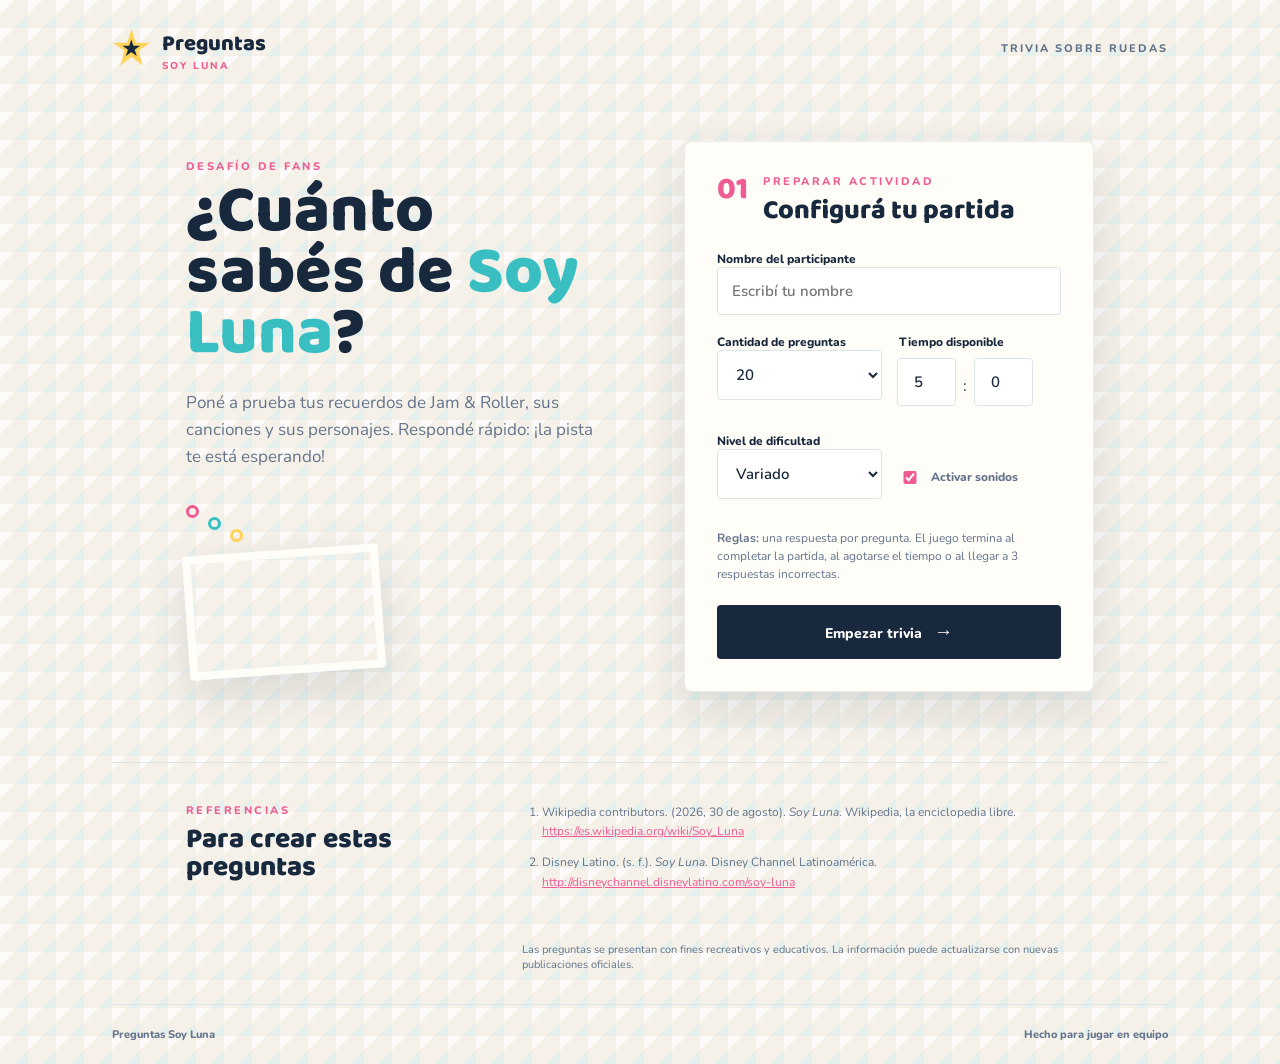
<file: index.html>
<!doctype html>
<html lang="es">
<head>
  <meta charset="utf-8">
  <meta name="viewport" content="width=device-width, initial-scale=1">
  <meta name="description" content="Trivia de Soy Luna: preguntas, patines y desafíos contra el tiempo.">
  <title>Preguntas Soy Luna | Trivia</title>
  <link rel="preconnect" href="https://fonts.googleapis.com">
  <link rel="preconnect" href="https://fonts.gstatic.com" crossorigin>
  <link href="https://fonts.googleapis.com/css2?family=Baloo+2:wght@600;700;800&family=Nunito:wght@400;600;700;800&display=swap" rel="stylesheet">
  <link rel="stylesheet" href="styles.css">
  <style>
    .intro-copy:after{content:'';display:block;width:180px;height:108px;margin-top:32px;background:url('https://images.unsplash.com/photo-1552674605-db6ffd4facb5?auto=format&fit=crop&w=500&q=80') center/cover;border:8px solid var(--paper);box-shadow:var(--shadow);transform:rotate(-4deg);border-radius:3px}
    .extra-settings{align-items:end}.sound-toggle{display:flex!important;align-items:center;gap:9px;height:44px;color:var(--muted);cursor:pointer}.sound-toggle input{width:18px!important;accent-color:var(--pink)}
    .ranking{max-width:480px;margin:48px auto 0;text-align:left;border-top:1px solid var(--line);padding-top:25px}.ranking h2{font:800 28px/1 'Baloo 2',sans-serif;margin:0 0 15px}.ranking ol{margin:0;padding-left:25px;color:var(--muted);font-size:14px;line-height:2}.ranking li::marker{color:var(--pink);font-weight:800}.ranking li strong{color:var(--ink)}
  </style>
</head>
<body>
  <main class="site-shell">
    <header class="topbar">
      <a class="brand" href="#inicio" aria-label="Preguntas Soy Luna, inicio">
        <span class="brand-star">★</span>
        <span><strong>Preguntas</strong><small>SOY LUNA</small></span>
      </a>
      <div class="topbar-note">TRIVIA SOBRE RUEDAS</div>
    </header>

    <section class="screen setup-screen is-active" id="inicio" aria-labelledby="setup-title">
      <div class="intro-copy">
        <p class="eyebrow">DESAFÍO DE FANS</p>
        <h1 id="setup-title">¿Cuánto sabés de <em>Soy Luna</em>?</h1>
        <p class="intro-text">Poné a prueba tus recuerdos de Jam & Roller, sus canciones y sus personajes. Respondé rápido: ¡la pista te está esperando!</p>
        <div class="track-mark" aria-hidden="true"><span></span><span></span><span></span></div>
      </div>

      <form class="setup-panel" id="setup-form">
        <div class="panel-heading"><span class="panel-number">01</span><div><p class="eyebrow">PREPARAR ACTIVIDAD</p><h2>Configurá tu partida</h2></div></div>
        <label for="player-name">Nombre del participante<input id="player-name" name="playerName" type="text" maxlength="24" placeholder="Escribí tu nombre" autocomplete="name" required></label>
        <div class="form-grid">
          <label for="question-count">Cantidad de preguntas<select id="question-count" name="questionCount"><option value="5">5</option><option value="10">10</option><option value="15">15</option><option value="20" selected>20</option><option value="30">30</option></select></label>
          <fieldset><legend>Tiempo disponible</legend><div class="time-fields"><label for="minutes"><span class="sr-only">Minutos</span><input id="minutes" type="number" min="0" max="59" value="5" aria-label="Minutos"></label><span>:</span><label for="seconds"><span class="sr-only">Segundos</span><input id="seconds" type="number" min="0" max="59" value="0" aria-label="Segundos"></label></div></fieldset>
        </div>
        <div class="form-grid extra-settings"><label for="difficulty">Nivel de dificultad<select id="difficulty"><option value="mixed" selected>Variado</option><option value="easy">Inicial</option><option value="hard">Experto</option></select></label><label class="sound-toggle" for="sound-enabled"><input id="sound-enabled" type="checkbox" checked><span>Activar sonidos</span></label></div>
        <p class="rules"><strong>Reglas:</strong> una respuesta por pregunta. El juego termina al completar la partida, al agotarse el tiempo o al llegar a 3 respuestas incorrectas.</p>
        <button class="primary-button" type="submit">Empezar trivia <span aria-hidden="true">→</span></button>
      </form>
    </section>

    <section class="screen game-screen" id="game" aria-labelledby="question-title" hidden>
      <div class="game-meta"><div><p class="eyebrow">PARTIDA DE <span id="player-label"></span></p><p class="progress-label">Pregunta <strong id="question-number">1</strong> de <strong id="question-total">20</strong></p></div><div class="timer" id="timer" aria-live="polite"><span aria-hidden="true">◷</span> <strong>05:00</strong></div></div>
      <div class="progress-track"><span id="progress-bar"></span></div>
      <div class="question-card"><span class="question-tag" id="category-label">JAM & ROLLER</span><h1 id="question-title">Pregunta</h1><div class="answers" id="answers"></div><div class="feedback" id="feedback" role="status" aria-live="polite"></div></div>
      <div class="mistakes"><span>RESPUESTAS INCORRECTAS</span><div id="mistake-dots" aria-label="0 de 3 errores"></div></div>
    </section>

    <section class="screen result-screen" id="results" aria-labelledby="result-title" hidden>
      <p class="eyebrow">PARTIDA TERMINADA</p><h1 id="result-title">¡Buen rodaje, <span id="result-name"></span>!</h1><p class="result-message" id="result-message"></p>
      <div class="stats-grid"><div class="stat"><span>Tiempo utilizado</span><strong id="stat-time">00:00</strong></div><div class="stat"><span>Correctas</span><strong id="stat-correct">0</strong></div><div class="stat"><span>Incorrectas</span><strong id="stat-incorrect">0</strong></div><div class="stat highlight"><span>Tasa de correctas</span><strong id="stat-rate">0%</strong></div></div>
      <div class="result-actions"><button class="primary-button" id="play-again" type="button">Jugar otra vez <span aria-hidden="true">↻</span></button><button class="text-button" id="back-to-setup" type="button">Cambiar configuración</button></div>
      <div class="ranking"><p class="eyebrow">RANKING EN ESTE NAVEGADOR</p><h2>Las mejores vueltas</h2><ol id="ranking-list"><li>Todavía no hay partidas registradas.</li></ol></div>
    </section>

    <section class="references" id="referencias"><div><p class="eyebrow">REFERENCIAS</p><h2>Para crear estas preguntas</h2></div><ol><li>Wikipedia contributors. (2026, 30 de agosto). <em>Soy Luna</em>. Wikipedia, la enciclopedia libre. <a href="https://es.wikipedia.org/wiki/Soy_Luna" target="_blank" rel="noopener">https://es.wikipedia.org/wiki/Soy_Luna</a></li><li>Disney Latino. (s. f.). <em>Soy Luna</em>. Disney Channel Latinoamérica. <a href="http://disneychannel.disneylatino.com/soy-luna" target="_blank" rel="noopener">http://disneychannel.disneylatino.com/soy-luna</a></li></ol><p class="source-note">Las preguntas se presentan con fines recreativos y educativos. La información puede actualizarse con nuevas publicaciones oficiales.</p></section>
    <footer><span>Preguntas Soy Luna</span><span>Hecho para jugar en equipo</span></footer>
  </main>
  <script src="script.js"></script>
</body>
</html>
</file>
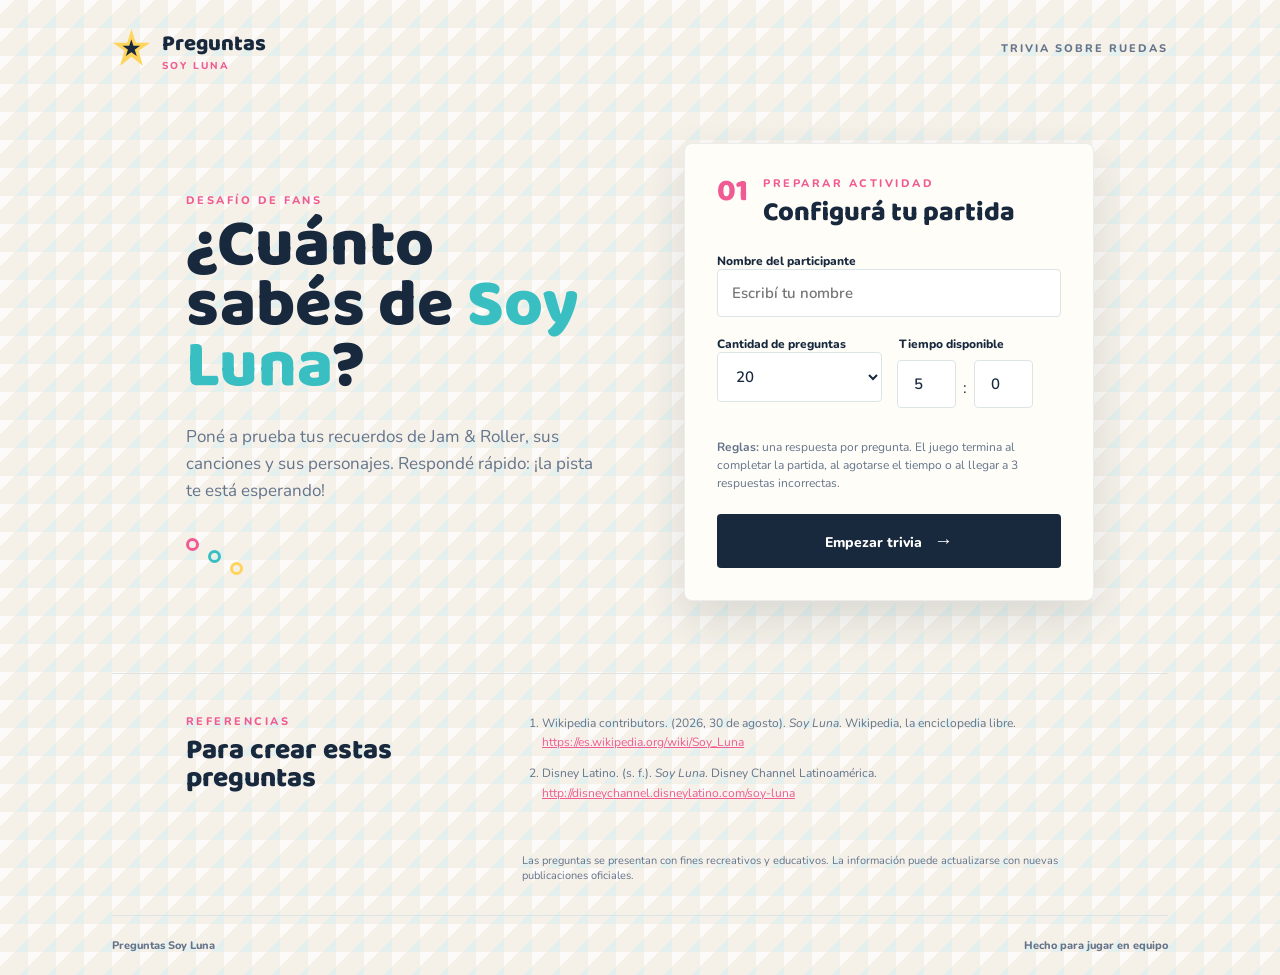
<file: v1/index.html>
<!doctype html>
<html lang="es">
<head>
  <meta charset="utf-8">
  <meta name="viewport" content="width=device-width, initial-scale=1">
  <meta name="description" content="Trivia de Soy Luna: preguntas, patines y desafíos contra el tiempo.">
  <title>Preguntas Soy Luna | Trivia</title>
  <link rel="preconnect" href="https://fonts.googleapis.com">
  <link rel="preconnect" href="https://fonts.gstatic.com" crossorigin>
  <link href="https://fonts.googleapis.com/css2?family=Baloo+2:wght@600;700;800&family=Nunito:wght@400;600;700;800&display=swap" rel="stylesheet">
  <link rel="stylesheet" href="styles.css">
</head>
<body>
  <main class="site-shell">
    <header class="topbar">
      <a class="brand" href="#inicio" aria-label="Preguntas Soy Luna, inicio">
        <span class="brand-star">★</span>
        <span><strong>Preguntas</strong><small>SOY LUNA</small></span>
      </a>
      <div class="topbar-note">TRIVIA SOBRE RUEDAS</div>
    </header>

    <section class="screen setup-screen is-active" id="inicio" aria-labelledby="setup-title">
      <div class="intro-copy">
        <p class="eyebrow">DESAFÍO DE FANS</p>
        <h1 id="setup-title">¿Cuánto sabés de <em>Soy Luna</em>?</h1>
        <p class="intro-text">Poné a prueba tus recuerdos de Jam & Roller, sus canciones y sus personajes. Respondé rápido: ¡la pista te está esperando!</p>
        <div class="track-mark" aria-hidden="true"><span></span><span></span><span></span></div>
      </div>

      <form class="setup-panel" id="setup-form">
        <div class="panel-heading"><span class="panel-number">01</span><div><p class="eyebrow">PREPARAR ACTIVIDAD</p><h2>Configurá tu partida</h2></div></div>
        <label for="player-name">Nombre del participante<input id="player-name" name="playerName" type="text" maxlength="24" placeholder="Escribí tu nombre" autocomplete="name" required></label>
        <div class="form-grid">
          <label for="question-count">Cantidad de preguntas<select id="question-count" name="questionCount"><option value="5">5</option><option value="10">10</option><option value="15">15</option><option value="20" selected>20</option></select></label>
          <fieldset><legend>Tiempo disponible</legend><div class="time-fields"><label for="minutes"><span class="sr-only">Minutos</span><input id="minutes" type="number" min="0" max="59" value="5" aria-label="Minutos"></label><span>:</span><label for="seconds"><span class="sr-only">Segundos</span><input id="seconds" type="number" min="0" max="59" value="0" aria-label="Segundos"></label></div></fieldset>
        </div>
        <p class="rules"><strong>Reglas:</strong> una respuesta por pregunta. El juego termina al completar la partida, al agotarse el tiempo o al llegar a 3 respuestas incorrectas.</p>
        <button class="primary-button" type="submit">Empezar trivia <span aria-hidden="true">→</span></button>
      </form>
    </section>

    <section class="screen game-screen" id="game" aria-labelledby="question-title" hidden>
      <div class="game-meta"><div><p class="eyebrow">PARTIDA DE <span id="player-label"></span></p><p class="progress-label">Pregunta <strong id="question-number">1</strong> de <strong id="question-total">20</strong></p></div><div class="timer" id="timer" aria-live="polite"><span aria-hidden="true">◷</span> <strong>05:00</strong></div></div>
      <div class="progress-track"><span id="progress-bar"></span></div>
      <div class="question-card"><span class="question-tag" id="category-label">JAM & ROLLER</span><h1 id="question-title">Pregunta</h1><div class="answers" id="answers"></div><div class="feedback" id="feedback" role="status" aria-live="polite"></div></div>
      <div class="mistakes"><span>RESPUESTAS INCORRECTAS</span><div id="mistake-dots" aria-label="0 de 3 errores"></div></div>
    </section>

    <section class="screen result-screen" id="results" aria-labelledby="result-title" hidden>
      <p class="eyebrow">PARTIDA TERMINADA</p><h1 id="result-title">¡Buen rodaje, <span id="result-name"></span>!</h1><p class="result-message" id="result-message"></p>
      <div class="stats-grid"><div class="stat"><span>Tiempo utilizado</span><strong id="stat-time">00:00</strong></div><div class="stat"><span>Correctas</span><strong id="stat-correct">0</strong></div><div class="stat"><span>Incorrectas</span><strong id="stat-incorrect">0</strong></div><div class="stat highlight"><span>Tasa de correctas</span><strong id="stat-rate">0%</strong></div></div>
      <div class="result-actions"><button class="primary-button" id="play-again" type="button">Jugar otra vez <span aria-hidden="true">↻</span></button><button class="text-button" id="back-to-setup" type="button">Cambiar configuración</button></div>
    </section>

    <section class="references" id="referencias"><div><p class="eyebrow">REFERENCIAS</p><h2>Para crear estas preguntas</h2></div><ol><li>Wikipedia contributors. (2026, 30 de agosto). <em>Soy Luna</em>. Wikipedia, la enciclopedia libre. <a href="https://es.wikipedia.org/wiki/Soy_Luna" target="_blank" rel="noopener">https://es.wikipedia.org/wiki/Soy_Luna</a></li><li>Disney Latino. (s. f.). <em>Soy Luna</em>. Disney Channel Latinoamérica. <a href="http://disneychannel.disneylatino.com/soy-luna" target="_blank" rel="noopener">http://disneychannel.disneylatino.com/soy-luna</a></li></ol><p class="source-note">Las preguntas se presentan con fines recreativos y educativos. La información puede actualizarse con nuevas publicaciones oficiales.</p></section>
    <footer><span>Preguntas Soy Luna</span><span>Hecho para jugar en equipo</span></footer>
  </main>
  <script src="script.js"></script>
</body>
</html>
</file>
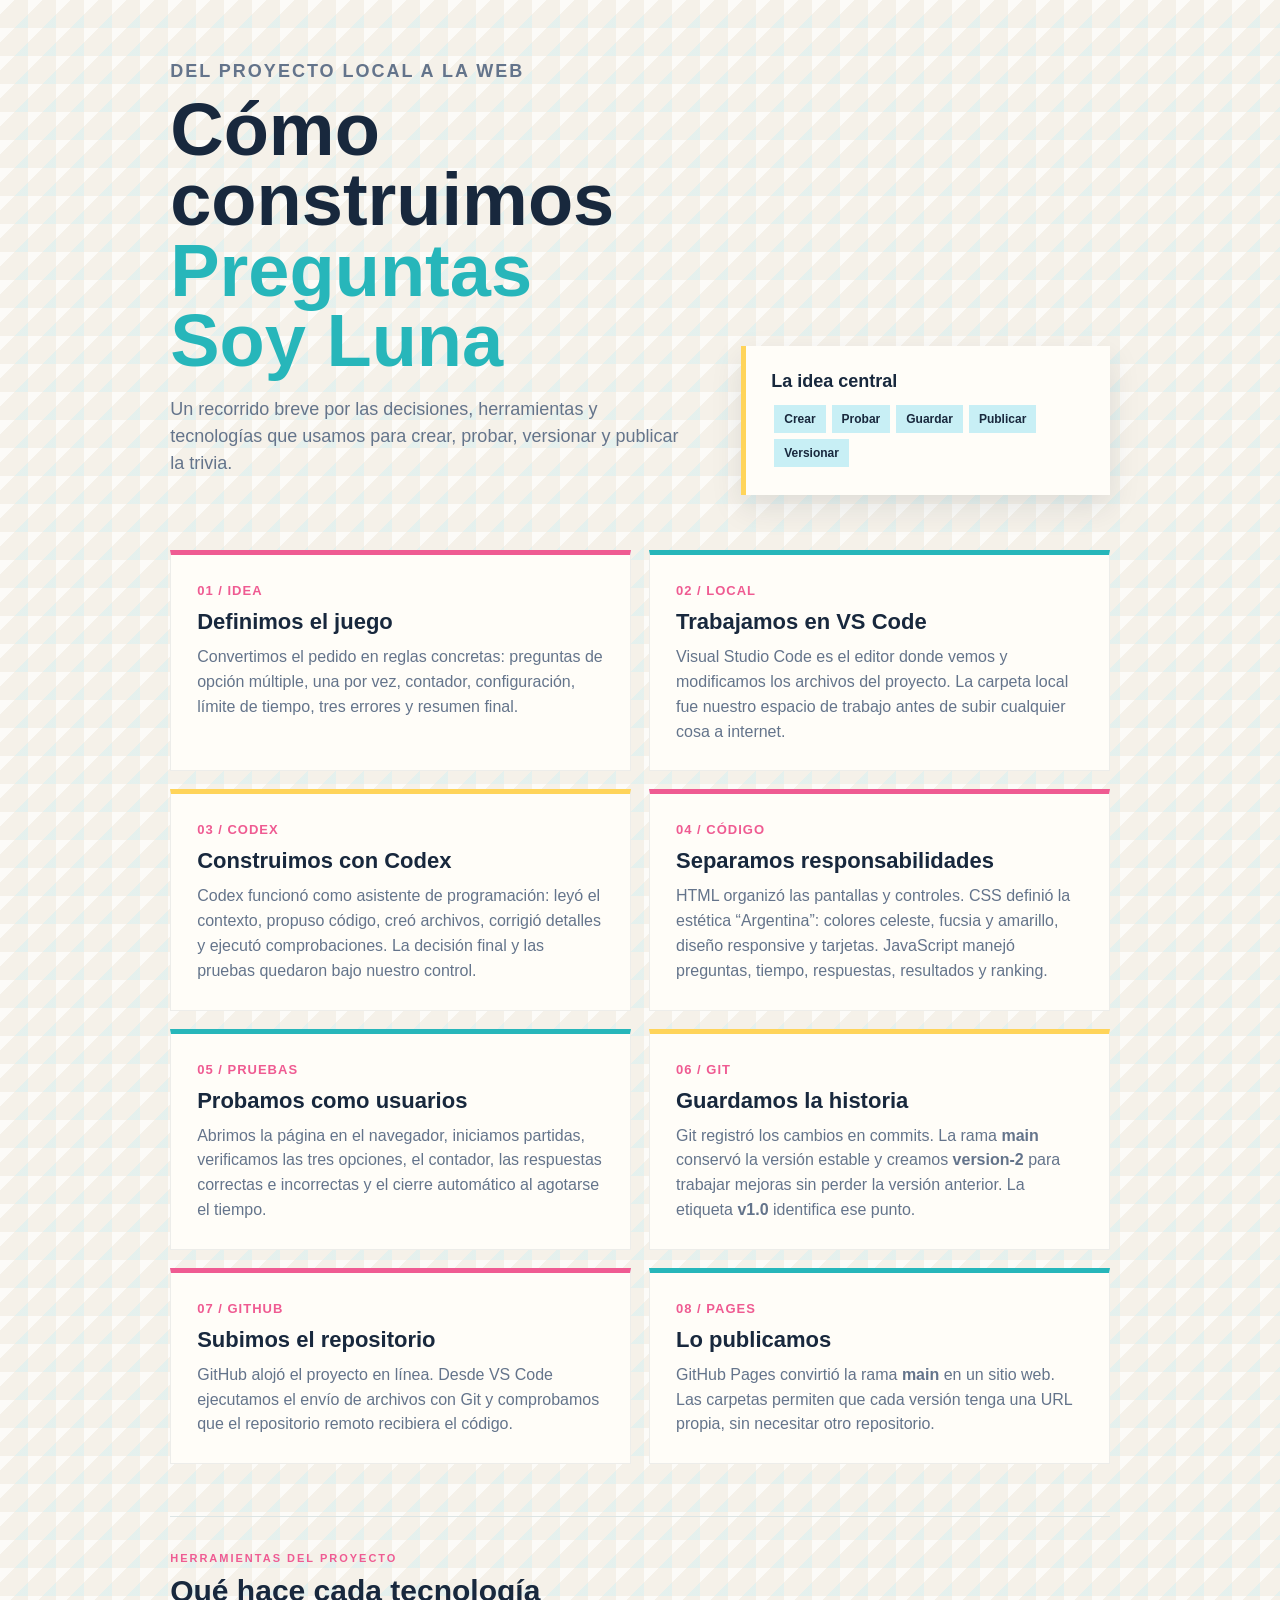
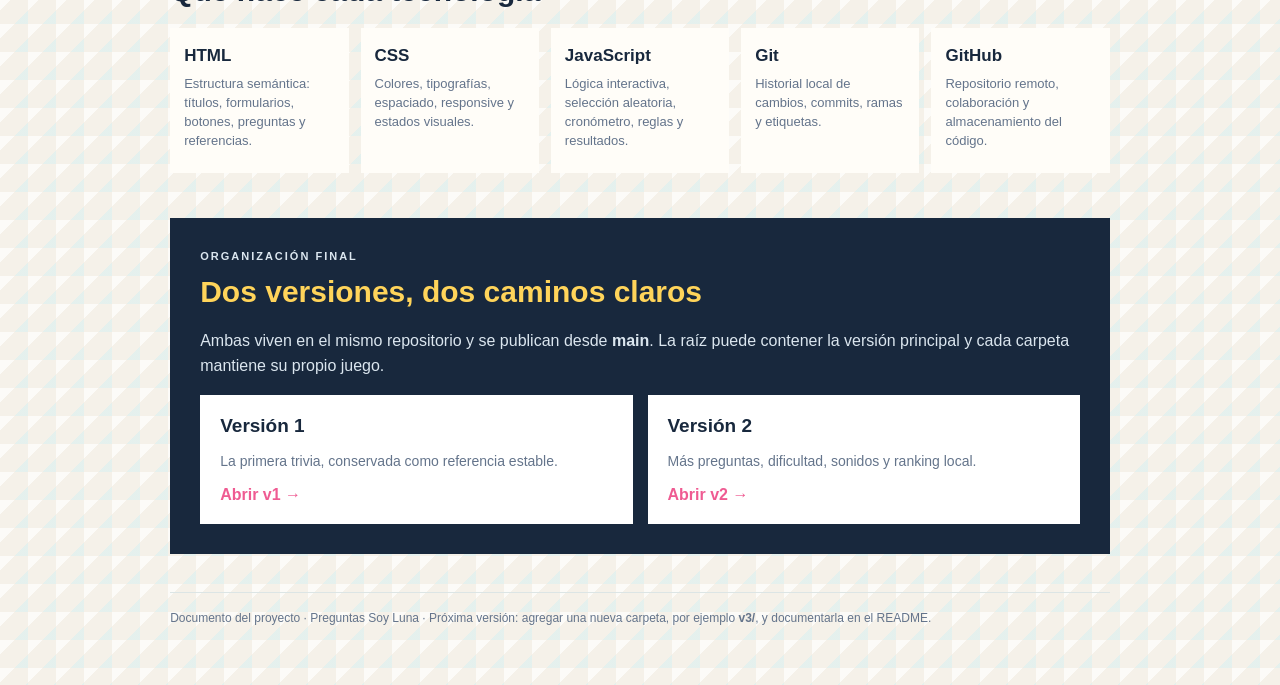
<file: proceso.html>
<!doctype html>
<html lang="es">
<head>
  <meta charset="utf-8">
  <meta name="viewport" content="width=device-width, initial-scale=1">
  <title>Cómo construimos Preguntas Soy Luna</title>
  <style>
    :root{--ink:#18283d;--muted:#64748b;--paper:#fffdf8;--sky:#c8eff5;--aqua:#27b6ba;--pink:#ef5b92;--yellow:#ffd45a;--line:#dce5e5}*{box-sizing:border-box}body{margin:0;color:var(--ink);font-family:Arial,sans-serif;background:#f5f1e9;background-image:linear-gradient(135deg,rgba(255,255,255,.7) 25%,transparent 25%),linear-gradient(315deg,rgba(200,239,245,.35) 25%,transparent 25%);background-size:28px 28px}.page{max-width:1100px;margin:auto;padding:38px 28px 60px}.kicker{color:var(--pink);font-size:11px;font-weight:800;letter-spacing:2px;margin:0 0 10px}.hero{display:grid;grid-template-columns:1.4fr 1fr;gap:55px;align-items:end;padding:20px 5% 55px}.hero h1{font-size:clamp(38px,6vw,74px);line-height:.95;margin:0 0 20px;max-width:700px}.hero h1 em{color:var(--aqua);font-style:normal}.hero p{color:var(--muted);font-size:18px;line-height:1.5;max-width:570px}.legend{background:var(--paper);padding:25px;border-left:5px solid var(--yellow);box-shadow:0 12px 30px #18283d1a}.legend strong{display:block;font-size:18px;margin-bottom:10px}.legend span{display:inline-block;padding:7px 10px;margin:3px;background:var(--sky);font-size:12px;font-weight:700}.steps{display:grid;grid-template-columns:repeat(2,1fr);gap:18px;margin:0 5%}.step{background:var(--paper);border:1px solid #18283d12;padding:26px;min-height:190px;position:relative}.step:nth-child(3n){border-top:5px solid var(--yellow)}.step:nth-child(3n+1){border-top:5px solid var(--pink)}.step:nth-child(3n+2){border-top:5px solid var(--aqua)}.number{font-size:13px;font-weight:800;color:var(--pink);letter-spacing:1px}.step h2{font-size:22px;margin:10px 0}.step p{color:var(--muted);line-height:1.55;margin:0}.tech{border-top:1px solid var(--line);margin:52px 5% 0;padding-top:35px}.tech h2,.versions h2{font-size:30px;margin:0 0 20px}.tech-grid{display:grid;grid-template-columns:repeat(5,1fr);gap:12px}.tech-card{background:var(--paper);padding:18px 14px;min-height:145px}.tech-card b{display:block;font-size:17px;margin-bottom:9px}.tech-card p{color:var(--muted);font-size:13px;line-height:1.45;margin:0}.versions{margin:45px 5% 0;padding:30px;background:var(--ink);color:#fff}.versions h2{color:var(--yellow)}.versions p{color:#dbe6ef;line-height:1.55}.version-row{display:grid;grid-template-columns:1fr 1fr;gap:15px}.version{background:#fff;color:var(--ink);padding:20px}.version b{font-size:19px}.version p{color:var(--muted);font-size:14px}.version a{color:var(--pink);font-weight:800;text-decoration:none}.footer{border-top:1px solid var(--line);margin:38px 5% 0;padding-top:18px;color:var(--muted);font-size:12px}@media(max-width:720px){.hero,.steps,.version-row{display:block}.hero{padding-inline:0}.hero p{font-size:16px}.legend{margin-top:25px}.step{margin-bottom:16px}.tech-grid{grid-template-columns:repeat(2,1fr)}.tech-card:last-child{grid-column:span 2}.steps,.tech,.versions,.footer{margin-inline:0}}
  </style>
</head>
<body>
  <main class="page">
    <header class="hero"><div><p class="kicker">DEL PROYECTO LOCAL A LA WEB</p><h1>Cómo construimos <em>Preguntas Soy Luna</em></h1><p>Un recorrido breve por las decisiones, herramientas y tecnologías que usamos para crear, probar, versionar y publicar la trivia.</p></div><aside class="legend"><strong>La idea central</strong><span>Crear</span><span>Probar</span><span>Guardar</span><span>Publicar</span><span>Versionar</span></aside></header>
    <section class="steps" aria-label="Etapas del proceso">
      <article class="step"><span class="number">01 / IDEA</span><h2>Definimos el juego</h2><p>Convertimos el pedido en reglas concretas: preguntas de opción múltiple, una por vez, contador, configuración, límite de tiempo, tres errores y resumen final.</p></article>
      <article class="step"><span class="number">02 / LOCAL</span><h2>Trabajamos en VS Code</h2><p>Visual Studio Code es el editor donde vemos y modificamos los archivos del proyecto. La carpeta local fue nuestro espacio de trabajo antes de subir cualquier cosa a internet.</p></article>
      <article class="step"><span class="number">03 / CODEX</span><h2>Construimos con Codex</h2><p>Codex funcionó como asistente de programación: leyó el contexto, propuso código, creó archivos, corrigió detalles y ejecutó comprobaciones. La decisión final y las pruebas quedaron bajo nuestro control.</p></article>
      <article class="step"><span class="number">04 / CÓDIGO</span><h2>Separamos responsabilidades</h2><p>HTML organizó las pantallas y controles. CSS definió la estética “Argentina”: colores celeste, fucsia y amarillo, diseño responsive y tarjetas. JavaScript manejó preguntas, tiempo, respuestas, resultados y ranking.</p></article>
      <article class="step"><span class="number">05 / PRUEBAS</span><h2>Probamos como usuarios</h2><p>Abrimos la página en el navegador, iniciamos partidas, verificamos las tres opciones, el contador, las respuestas correctas e incorrectas y el cierre automático al agotarse el tiempo.</p></article>
      <article class="step"><span class="number">06 / GIT</span><h2>Guardamos la historia</h2><p>Git registró los cambios en commits. La rama <b>main</b> conservó la versión estable y creamos <b>version-2</b> para trabajar mejoras sin perder la versión anterior. La etiqueta <b>v1.0</b> identifica ese punto.</p></article>
      <article class="step"><span class="number">07 / GITHUB</span><h2>Subimos el repositorio</h2><p>GitHub alojó el proyecto en línea. Desde VS Code ejecutamos el envío de archivos con Git y comprobamos que el repositorio remoto recibiera el código.</p></article>
      <article class="step"><span class="number">08 / PAGES</span><h2>Lo publicamos</h2><p>GitHub Pages convirtió la rama <b>main</b> en un sitio web. Las carpetas permiten que cada versión tenga una URL propia, sin necesitar otro repositorio.</p></article>
    </section>
    <section class="tech"><p class="kicker">HERRAMIENTAS DEL PROYECTO</p><h2>Qué hace cada tecnología</h2><div class="tech-grid"><div class="tech-card"><b>HTML</b><p>Estructura semántica: títulos, formularios, botones, preguntas y referencias.</p></div><div class="tech-card"><b>CSS</b><p>Colores, tipografías, espaciado, responsive y estados visuales.</p></div><div class="tech-card"><b>JavaScript</b><p>Lógica interactiva, selección aleatoria, cronómetro, reglas y resultados.</p></div><div class="tech-card"><b>Git</b><p>Historial local de cambios, commits, ramas y etiquetas.</p></div><div class="tech-card"><b>GitHub</b><p>Repositorio remoto, colaboración y almacenamiento del código.</p></div></div></section>
    <section class="versions"><p class="kicker">ORGANIZACIÓN FINAL</p><h2>Dos versiones, dos caminos claros</h2><p>Ambas viven en el mismo repositorio y se publican desde <b>main</b>. La raíz puede contener la versión principal y cada carpeta mantiene su propio juego.</p><div class="version-row"><div class="version"><b>Versión 1</b><p>La primera trivia, conservada como referencia estable.</p><a href="https://profesorbombina.github.io/Preguntas-Soy-Luna/v1/">Abrir v1 →</a></div><div class="version"><b>Versión 2</b><p>Más preguntas, dificultad, sonidos y ranking local.</p><a href="https://profesorbombina.github.io/Preguntas-Soy-Luna/v2/">Abrir v2 →</a></div></div></section>
    <p class="footer">Documento del proyecto · Preguntas Soy Luna · Próxima versión: agregar una nueva carpeta, por ejemplo <b>v3/</b>, y documentarla en el README.</p>
  </main>
</body>
</html>
</file>
<file: styles.css>
:root{--ink:#18283d;--muted:#64748b;--paper:#fffdf8;--sky:#c8eff5;--aqua:#39bfc2;--pink:#ef5b92;--yellow:#ffd45a;--line:#dce5e5;--success:#149b72;--danger:#dc4f62;--shadow:0 18px 45px rgba(24,40,61,.12)}*{box-sizing:border-box}html{scroll-behavior:smooth}body{margin:0;color:var(--ink);font-family:'Nunito',sans-serif;background:#f5f1e9;background-image:linear-gradient(135deg,rgba(255,255,255,.75) 25%,transparent 25%),linear-gradient(315deg,rgba(200,239,245,.38) 25%,transparent 25%);background-size:28px 28px;min-height:100vh}.site-shell{max-width:1120px;margin:auto;padding:26px 32px 0}.topbar{display:flex;align-items:center;justify-content:space-between;margin-bottom:42px}.brand{display:flex;align-items:center;gap:11px;color:var(--ink);text-decoration:none}.brand-star{display:grid;place-items:center;width:39px;height:39px;color:var(--ink);font-size:23px;background:var(--yellow);clip-path:polygon(50% 0,61% 35%,98% 35%,68% 56%,79% 94%,50% 71%,21% 94%,32% 56%,2% 35%,39% 35%)}.brand strong,.brand small{display:block;line-height:.9}.brand strong{font:800 22px 'Baloo 2',sans-serif}.brand small{letter-spacing:2px;font-size:10px;font-weight:800;color:var(--pink)}.topbar-note{font-size:11px;font-weight:800;letter-spacing:2px;color:var(--muted)}.screen{min-height:560px}.setup-screen{display:grid;grid-template-columns:1fr 1fr;gap:88px;align-items:center;padding:28px 7% 70px}.intro-copy{position:relative}.eyebrow{margin:0 0 8px;color:var(--pink);font-size:11px;font-weight:800;letter-spacing:2.5px}.intro-copy h1,.result-screen h1{font:800 clamp(42px,5.2vw,70px)/.91 'Baloo 2',sans-serif;letter-spacing:0;margin:0 0 25px;max-width:510px}.intro-copy h1 em{color:var(--aqua);font-style:normal}.intro-text{font-size:17px;line-height:1.6;color:var(--muted);max-width:420px;margin:0}.track-mark{display:flex;gap:9px;margin-top:34px}.track-mark span{width:13px;height:13px;border:3px solid var(--pink);border-radius:50%}.track-mark span:nth-child(2){border-color:var(--aqua);transform:translateY(12px)}.track-mark span:nth-child(3){border-color:var(--yellow);transform:translateY(24px)}.setup-panel{background:var(--paper);padding:32px;border:1px solid rgba(24,40,61,.08);box-shadow:var(--shadow);border-radius:8px}.panel-heading{display:flex;gap:15px;align-items:flex-start;margin-bottom:27px}.panel-number{color:var(--pink);font:800 31px/1 'Baloo 2',sans-serif}.panel-heading h2{font:800 27px/1 'Baloo 2',sans-serif;margin:0}.setup-panel label,.setup-panel legend{display:block;font-size:12px;font-weight:800;margin-bottom:8px}.setup-panel input,.setup-panel select{width:100%;border:1px solid var(--line);background:#fff;padding:13px 14px;border-radius:4px;color:var(--ink);font:600 15px 'Nunito',sans-serif;outline-color:var(--aqua)}.form-grid{display:grid;grid-template-columns:1fr 1fr;gap:15px;margin-top:19px}.setup-panel fieldset{border:0;padding:0;margin:0}.time-fields{display:flex;align-items:center;gap:7px}.time-fields input{text-align:center;padding-inline:4px}.rules{font-size:12px;line-height:1.5;color:var(--muted);margin:22px 0}.primary-button{border:0;border-radius:4px;background:var(--ink);color:#fff;padding:14px 20px;font:800 14px 'Nunito',sans-serif;cursor:pointer;transition:transform .2s,background .2s;width:100%}.primary-button:hover{background:var(--pink);transform:translateY(-2px)}.primary-button span{font-size:19px;margin-left:8px}.game-screen{max-width:780px;margin:0 auto;padding:10px 0 70px}.game-meta{display:flex;justify-content:space-between;align-items:end;margin-bottom:15px}.progress-label{font:700 21px 'Baloo 2',sans-serif;margin:0}.progress-label strong{color:var(--pink)}.timer{display:flex;align-items:center;gap:6px;color:var(--pink);font:800 24px 'Baloo 2',sans-serif}.timer span{font-size:29px}.timer.warning{color:var(--danger);animation:pulse 1s infinite}.progress-track{height:7px;background:#e0e9e7;border-radius:99px;overflow:hidden;margin-bottom:17px}.progress-track span{height:100%;display:block;width:5%;background:var(--aqua);transition:width .35s}.question-card{background:var(--paper);padding:42px 52px 35px;border-top:5px solid var(--aqua);box-shadow:var(--shadow);border-radius:8px}.question-tag{color:var(--aqua);font-size:10px;font-weight:800;letter-spacing:2px}.question-card h1{font:800 36px/1.12 'Baloo 2',sans-serif;margin:15px 0 27px}.answers{display:grid;gap:11px}.answer-button{display:flex;align-items:center;text-align:left;gap:14px;width:100%;border:1px solid var(--line);background:#fff;padding:15px 17px;color:var(--ink);border-radius:4px;font:700 15px 'Nunito',sans-serif;cursor:pointer}.answer-button:hover{border-color:var(--aqua);background:#f1fbfb}.answer-letter{display:grid;place-items:center;flex:0 0 27px;height:27px;border-radius:50%;background:var(--sky);font-size:12px}.answer-button.correct{border-color:var(--success);background:#e8faf3;color:var(--success)}.answer-button.correct .answer-letter{background:var(--success);color:#fff}.answer-button.incorrect{border-color:var(--danger);background:#fff0f1;color:var(--danger)}.answer-button.incorrect .answer-letter{background:var(--danger);color:#fff}.answer-button:disabled{cursor:default}.feedback{min-height:25px;text-align:center;font-size:14px;font-weight:800;margin-top:19px}.feedback.correct{color:var(--success)}.feedback.incorrect{color:var(--danger)}.mistakes{display:flex;align-items:center;justify-content:space-between;margin-top:18px;font-size:10px;font-weight:800;letter-spacing:1.5px;color:var(--muted)}#mistake-dots{display:flex;gap:7px}.mistake-dot{width:12px;height:12px;border:2px solid var(--pink);border-radius:50%}.mistake-dot.filled{background:var(--pink)}.result-screen{text-align:center;padding:65px 7% 80px}.result-screen h1{max-width:none;font-size:64px;margin-bottom:10px}.result-screen h1 span{color:var(--aqua)}.result-message{color:var(--muted);font-size:17px}.stats-grid{display:grid;grid-template-columns:repeat(4,1fr);max-width:760px;margin:38px auto 34px;background:var(--paper);box-shadow:var(--shadow);border-radius:8px;overflow:hidden}.stat{padding:24px 12px;border-right:1px solid var(--line)}.stat:last-child{border:0}.stat span{display:block;color:var(--muted);font-size:11px;font-weight:800;letter-spacing:1px;margin-bottom:7px}.stat strong{font:800 29px 'Baloo 2',sans-serif}.stat.highlight strong{color:var(--pink)}.result-actions{max-width:270px;margin:auto}.text-button{border:0;background:none;color:var(--muted);font:700 13px 'Nunito',sans-serif;padding:15px;cursor:pointer}.references{border-top:1px solid var(--line);padding:40px 7% 32px;display:grid;grid-template-columns:1fr 2fr;gap:50px}.references h2{font:800 28px/1 'Baloo 2',sans-serif;margin:0}.references ol{margin:0;padding-left:20px;color:var(--muted);font-size:12px;line-height:1.6}.references li+li{margin-top:12px}.references a{color:var(--pink);overflow-wrap:anywhere}.source-note{grid-column:2;margin:0;color:var(--muted);font-size:11px}.sr-only{position:absolute;width:1px;height:1px;padding:0;margin:-1px;overflow:hidden;clip:rect(0,0,0,0);white-space:nowrap;border:0}footer{display:flex;justify-content:space-between;padding:22px 0;color:var(--muted);font-size:11px;font-weight:800;border-top:1px solid var(--line)}[hidden]{display:none!important}@keyframes pulse{50%{opacity:.5}}@media(max-width:720px){.site-shell{padding:20px 18px 0}.topbar{margin-bottom:25px}.topbar-note{display:none}.setup-screen{display:block;padding:25px 0 45px}.intro-copy{margin-bottom:40px}.intro-copy h1{font-size:50px}.setup-panel{padding:25px 20px}.game-screen{padding-top:10px}.question-card{padding:30px 20px 25px}.question-card h1{font-size:30px}.timer{font-size:20px}.result-screen{padding:45px 0 60px}.result-screen h1{font-size:50px}.stats-grid{grid-template-columns:1fr 1fr}.stat:nth-child(2){border-right:0}.stat:nth-child(-n+2){border-bottom:1px solid var(--line)}.references{display:block;padding-inline:0}.references h2{margin-bottom:24px}.source-note{margin-top:18px}footer{font-size:10px}}
</file>
<file: v1/styles.css>
:root{--ink:#18283d;--muted:#64748b;--paper:#fffdf8;--sky:#c8eff5;--aqua:#39bfc2;--pink:#ef5b92;--yellow:#ffd45a;--line:#dce5e5;--success:#149b72;--danger:#dc4f62;--shadow:0 18px 45px rgba(24,40,61,.12)}*{box-sizing:border-box}html{scroll-behavior:smooth}body{margin:0;color:var(--ink);font-family:'Nunito',sans-serif;background:#f5f1e9;background-image:linear-gradient(135deg,rgba(255,255,255,.75) 25%,transparent 25%),linear-gradient(315deg,rgba(200,239,245,.38) 25%,transparent 25%);background-size:28px 28px;min-height:100vh}.site-shell{max-width:1120px;margin:auto;padding:26px 32px 0}.topbar{display:flex;align-items:center;justify-content:space-between;margin-bottom:42px}.brand{display:flex;align-items:center;gap:11px;color:var(--ink);text-decoration:none}.brand-star{display:grid;place-items:center;width:39px;height:39px;color:var(--ink);font-size:23px;background:var(--yellow);clip-path:polygon(50% 0,61% 35%,98% 35%,68% 56%,79% 94%,50% 71%,21% 94%,32% 56%,2% 35%,39% 35%)}.brand strong,.brand small{display:block;line-height:.9}.brand strong{font:800 22px 'Baloo 2',sans-serif}.brand small{letter-spacing:2px;font-size:10px;font-weight:800;color:var(--pink)}.topbar-note{font-size:11px;font-weight:800;letter-spacing:2px;color:var(--muted)}.screen{min-height:560px}.setup-screen{display:grid;grid-template-columns:1fr 1fr;gap:88px;align-items:center;padding:28px 7% 70px}.intro-copy{position:relative}.eyebrow{margin:0 0 8px;color:var(--pink);font-size:11px;font-weight:800;letter-spacing:2.5px}.intro-copy h1,.result-screen h1{font:800 clamp(42px,5.2vw,70px)/.91 'Baloo 2',sans-serif;letter-spacing:0;margin:0 0 25px;max-width:510px}.intro-copy h1 em{color:var(--aqua);font-style:normal}.intro-text{font-size:17px;line-height:1.6;color:var(--muted);max-width:420px;margin:0}.track-mark{display:flex;gap:9px;margin-top:34px}.track-mark span{width:13px;height:13px;border:3px solid var(--pink);border-radius:50%}.track-mark span:nth-child(2){border-color:var(--aqua);transform:translateY(12px)}.track-mark span:nth-child(3){border-color:var(--yellow);transform:translateY(24px)}.setup-panel{background:var(--paper);padding:32px;border:1px solid rgba(24,40,61,.08);box-shadow:var(--shadow);border-radius:8px}.panel-heading{display:flex;gap:15px;align-items:flex-start;margin-bottom:27px}.panel-number{color:var(--pink);font:800 31px/1 'Baloo 2',sans-serif}.panel-heading h2{font:800 27px/1 'Baloo 2',sans-serif;margin:0}.setup-panel label,.setup-panel legend{display:block;font-size:12px;font-weight:800;margin-bottom:8px}.setup-panel input,.setup-panel select{width:100%;border:1px solid var(--line);background:#fff;padding:13px 14px;border-radius:4px;color:var(--ink);font:600 15px 'Nunito',sans-serif;outline-color:var(--aqua)}.form-grid{display:grid;grid-template-columns:1fr 1fr;gap:15px;margin-top:19px}.setup-panel fieldset{border:0;padding:0;margin:0}.time-fields{display:flex;align-items:center;gap:7px}.time-fields input{text-align:center;padding-inline:4px}.rules{font-size:12px;line-height:1.5;color:var(--muted);margin:22px 0}.primary-button{border:0;border-radius:4px;background:var(--ink);color:#fff;padding:14px 20px;font:800 14px 'Nunito',sans-serif;cursor:pointer;transition:transform .2s,background .2s;width:100%}.primary-button:hover{background:var(--pink);transform:translateY(-2px)}.primary-button span{font-size:19px;margin-left:8px}.game-screen{max-width:780px;margin:0 auto;padding:10px 0 70px}.game-meta{display:flex;justify-content:space-between;align-items:end;margin-bottom:15px}.progress-label{font:700 21px 'Baloo 2',sans-serif;margin:0}.progress-label strong{color:var(--pink)}.timer{display:flex;align-items:center;gap:6px;color:var(--pink);font:800 24px 'Baloo 2',sans-serif}.timer span{font-size:29px}.timer.warning{color:var(--danger);animation:pulse 1s infinite}.progress-track{height:7px;background:#e0e9e7;border-radius:99px;overflow:hidden;margin-bottom:17px}.progress-track span{height:100%;display:block;width:5%;background:var(--aqua);transition:width .35s}.question-card{background:var(--paper);padding:42px 52px 35px;border-top:5px solid var(--aqua);box-shadow:var(--shadow);border-radius:8px}.question-tag{color:var(--aqua);font-size:10px;font-weight:800;letter-spacing:2px}.question-card h1{font:800 36px/1.12 'Baloo 2',sans-serif;margin:15px 0 27px}.answers{display:grid;gap:11px}.answer-button{display:flex;align-items:center;text-align:left;gap:14px;width:100%;border:1px solid var(--line);background:#fff;padding:15px 17px;color:var(--ink);border-radius:4px;font:700 15px 'Nunito',sans-serif;cursor:pointer}.answer-button:hover{border-color:var(--aqua);background:#f1fbfb}.answer-letter{display:grid;place-items:center;flex:0 0 27px;height:27px;border-radius:50%;background:var(--sky);font-size:12px}.answer-button.correct{border-color:var(--success);background:#e8faf3;color:var(--success)}.answer-button.correct .answer-letter{background:var(--success);color:#fff}.answer-button.incorrect{border-color:var(--danger);background:#fff0f1;color:var(--danger)}.answer-button.incorrect .answer-letter{background:var(--danger);color:#fff}.answer-button:disabled{cursor:default}.feedback{min-height:25px;text-align:center;font-size:14px;font-weight:800;margin-top:19px}.feedback.correct{color:var(--success)}.feedback.incorrect{color:var(--danger)}.mistakes{display:flex;align-items:center;justify-content:space-between;margin-top:18px;font-size:10px;font-weight:800;letter-spacing:1.5px;color:var(--muted)}#mistake-dots{display:flex;gap:7px}.mistake-dot{width:12px;height:12px;border:2px solid var(--pink);border-radius:50%}.mistake-dot.filled{background:var(--pink)}.result-screen{text-align:center;padding:65px 7% 80px}.result-screen h1{max-width:none;font-size:64px;margin-bottom:10px}.result-screen h1 span{color:var(--aqua)}.result-message{color:var(--muted);font-size:17px}.stats-grid{display:grid;grid-template-columns:repeat(4,1fr);max-width:760px;margin:38px auto 34px;background:var(--paper);box-shadow:var(--shadow);border-radius:8px;overflow:hidden}.stat{padding:24px 12px;border-right:1px solid var(--line)}.stat:last-child{border:0}.stat span{display:block;color:var(--muted);font-size:11px;font-weight:800;letter-spacing:1px;margin-bottom:7px}.stat strong{font:800 29px 'Baloo 2',sans-serif}.stat.highlight strong{color:var(--pink)}.result-actions{max-width:270px;margin:auto}.text-button{border:0;background:none;color:var(--muted);font:700 13px 'Nunito',sans-serif;padding:15px;cursor:pointer}.references{border-top:1px solid var(--line);padding:40px 7% 32px;display:grid;grid-template-columns:1fr 2fr;gap:50px}.references h2{font:800 28px/1 'Baloo 2',sans-serif;margin:0}.references ol{margin:0;padding-left:20px;color:var(--muted);font-size:12px;line-height:1.6}.references li+li{margin-top:12px}.references a{color:var(--pink);overflow-wrap:anywhere}.source-note{grid-column:2;margin:0;color:var(--muted);font-size:11px}.sr-only{position:absolute;width:1px;height:1px;padding:0;margin:-1px;overflow:hidden;clip:rect(0,0,0,0);white-space:nowrap;border:0}footer{display:flex;justify-content:space-between;padding:22px 0;color:var(--muted);font-size:11px;font-weight:800;border-top:1px solid var(--line)}[hidden]{display:none!important}@keyframes pulse{50%{opacity:.5}}@media(max-width:720px){.site-shell{padding:20px 18px 0}.topbar{margin-bottom:25px}.topbar-note{display:none}.setup-screen{display:block;padding:25px 0 45px}.intro-copy{margin-bottom:40px}.intro-copy h1{font-size:50px}.setup-panel{padding:25px 20px}.game-screen{padding-top:10px}.question-card{padding:30px 20px 25px}.question-card h1{font-size:30px}.timer{font-size:20px}.result-screen{padding:45px 0 60px}.result-screen h1{font-size:50px}.stats-grid{grid-template-columns:1fr 1fr}.stat:nth-child(2){border-right:0}.stat:nth-child(-n+2){border-bottom:1px solid var(--line)}.references{display:block;padding-inline:0}.references h2{margin-bottom:24px}.source-note{margin-top:18px}footer{font-size:10px}}
</file>
